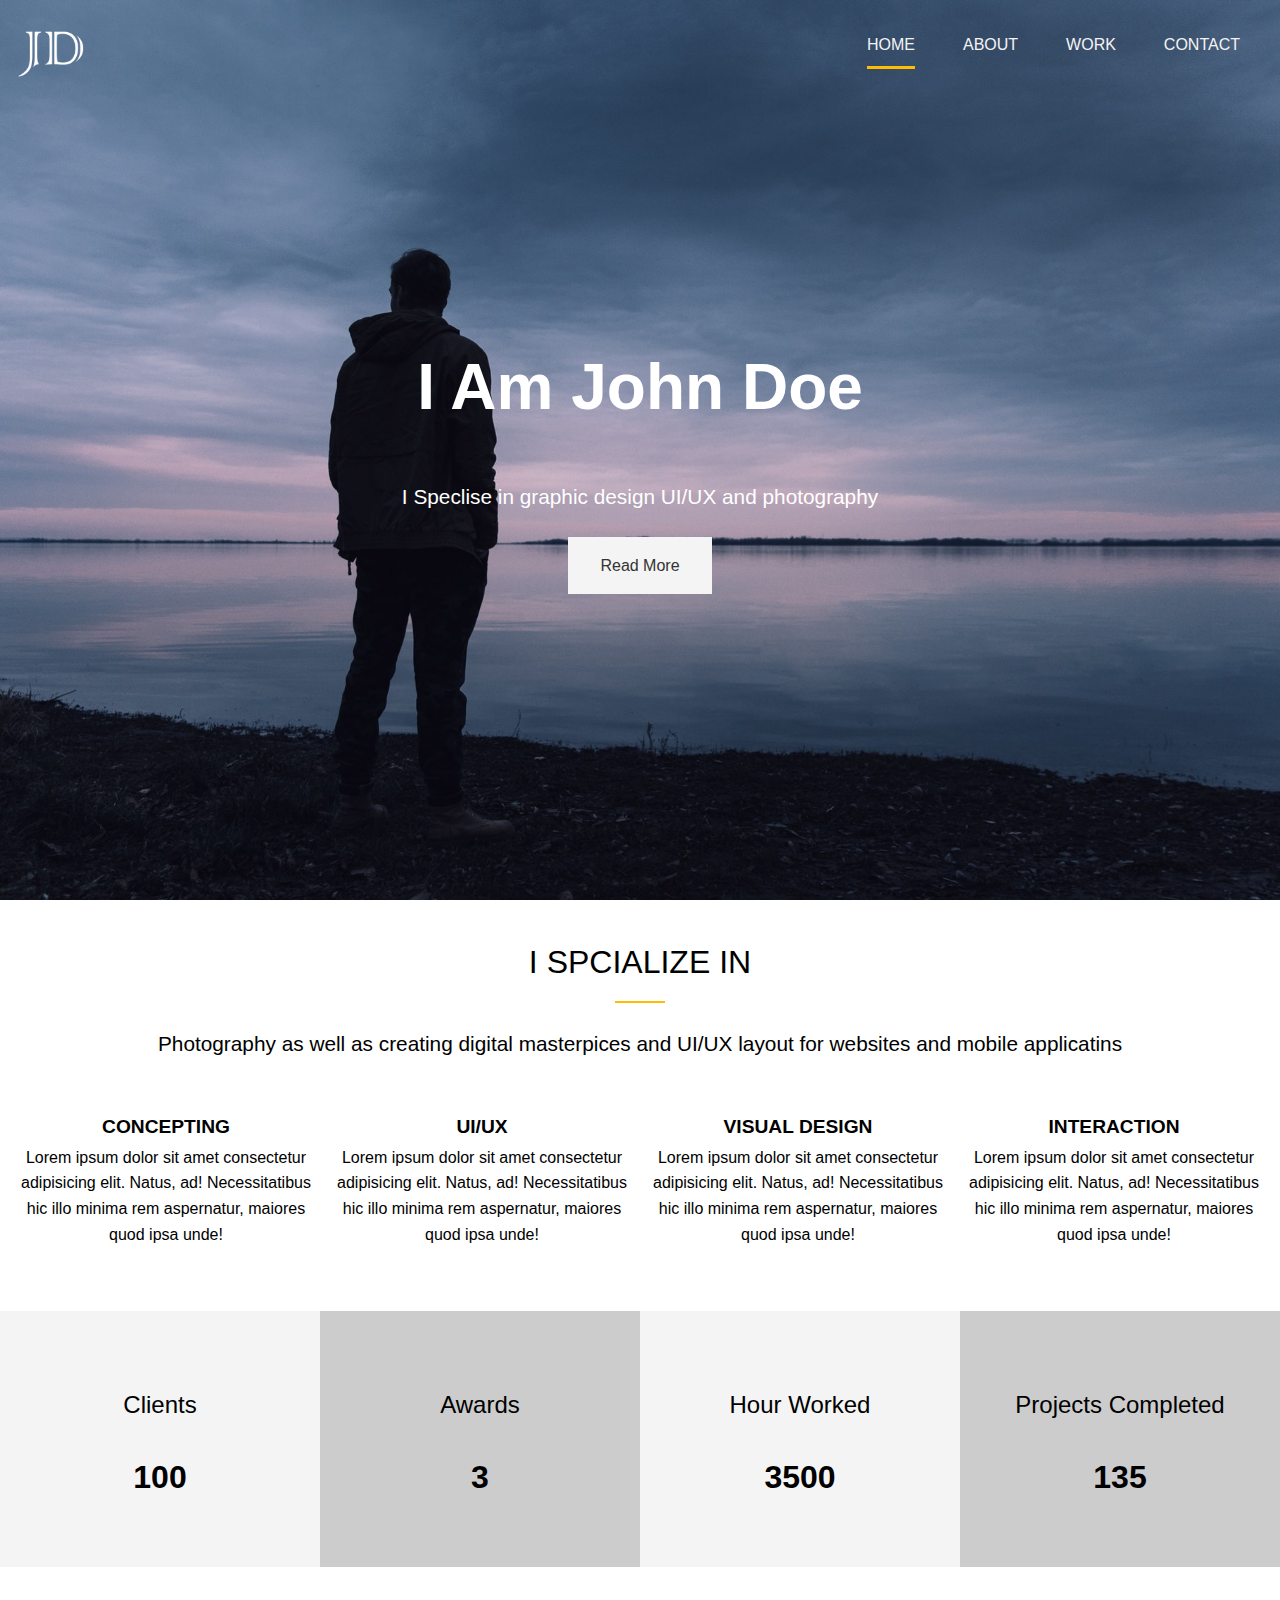
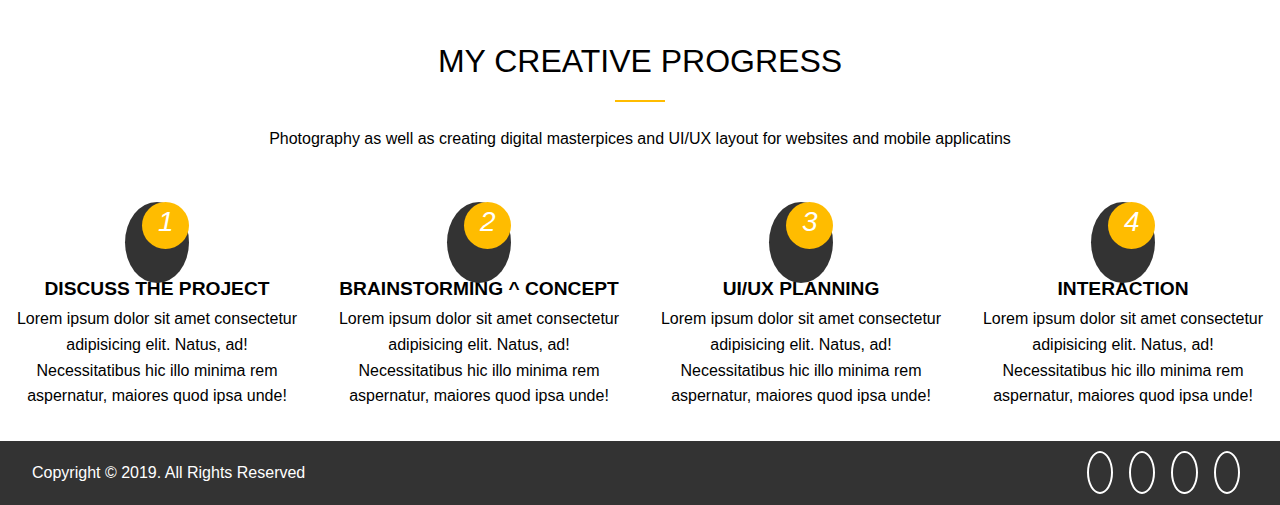
<file: index.html>
<!DOCTYPE html>
<html lang="en">
  <head>
    <meta charset="UTF-8" />
    <meta name="viewport" content="width=device-width, initial-scale=1.0" />
    <meta http-equiv="X-UA-Compatible" content="ie=edge" />
    <link
      rel="stylesheet"
      href="https://use.fontawesome.com/releases/v5.6.1/css/all.css"
      integrity="sha384-gfdkjb5BdAXd+lj+gudLWI+BXq4IuLW5IT+brZEZsLFm++aCMlF1V92rMkPaX4PP"
      crossorigin="anonymous"
    />
    <link rel="stylesheet" href="css/main.css" />
    <title>John Doe | UX/UI Design & Photography</title>
  </head>
  <body>
    <!-- Header -->
    <header id="header-home">
      <div class="container">
        <nav id="main-nav">
          <img src="img/logo.png" alt="Logo" id="logo" />
          <ul>
            <li><a href="index.html" class="current">Home</a></li>
            <li><a href="about.html">About</a></li>
            <li><a href="work.html">Work</a></li>
            <li><a href="contact.html">Contact</a></li>
          </ul>
        </nav>
        <div class="header-content text-center">
          <h1>
            I Am John Doe
            <span
              class="txt-type"
              data-wait="3000"
              data-words='["Photographer" , "Designer" ,"UI/UX Dev"]'
            ></span>
          </h1>
          <p class="lead">I Speclise in graphic design UI/UX and photography</p>
          <a href="about.html" class="btn-light">Read More</a>
        </div>
      </div>
    </header>

    <!-- Section Home A Spicalies -->
    <section id="home-a" class="py-2 text-center">
      <div class="container">
        <h2 class="section-title">I Spcialize In</h2>
        <div class="bottom-line"></div>
        <p class="lead">
          Photography as well as creating digital masterpices and UI/UX layout
          for websites and mobile applicatins
        </p>
        <div class="specials">
          <div>
            <i class="fas fa-file-alt fa-2x"></i>
            <h3>Concepting</h3>
            <p>
              Lorem ipsum dolor sit amet consectetur adipisicing elit. Natus,
              ad! Necessitatibus hic illo minima rem aspernatur, maiores quod
              ipsa unde!
            </p>
          </div>
          <div>
            <i class="fas fa-desktop fa-2x"></i>
            <h3>UI/UX</h3>
            <p>
              Lorem ipsum dolor sit amet consectetur adipisicing elit. Natus,
              ad! Necessitatibus hic illo minima rem aspernatur, maiores quod
              ipsa unde!
            </p>
          </div>
          <div>
            <i class="fas fa-object-ungroup fa-2x"></i>
            <h3>Visual Design</h3>
            <p>
              Lorem ipsum dolor sit amet consectetur adipisicing elit. Natus,
              ad! Necessitatibus hic illo minima rem aspernatur, maiores quod
              ipsa unde!
            </p>
          </div>
          <div>
            <i class="fas fa-thumbs-up fa-2x"></i>
            <h3>Interaction</h3>
            <p>
              Lorem ipsum dolor sit amet consectetur adipisicing elit. Natus,
              ad! Necessitatibus hic illo minima rem aspernatur, maiores quod
              ipsa unde!
            </p>
          </div>
        </div>
      </div>
    </section>

    <!-- Section B: Stats -->
    <section id="home-b" class="text-center py-2">
      <div class="stats">
        <div>
          <ul>
            <li><i class="fas fa-users fa-3x"></i></li>
            <li class="stats-title">Clients</li>
            <li class="stats-number">100</li>
          </ul>
        </div>
        <div>
          <ul>
            <li><i class="fas fa-award fa-3x"></i></li>
            <li class="stats-title">Awards</li>
            <li class="stats-number">3</li>
          </ul>
        </div>
        <div>
          <ul>
            <li><i class="fas fa-hourglass-start fa-3x"></i></li>
            <li class="stats-title">Hour Worked</li>
            <li class="stats-number">3500</li>
          </ul>
        </div>
        <div>
          <ul>
            <li><i class="fas fa-code-branch fa-3x"></i></li>
            <li class="stats-title">Projects Completed</li>
            <li class="stats-number">135</li>
          </ul>
        </div>
      </div>
    </section>

    <!-- Section C: Progress -->
    <section id="home-c" class="text-center py-2">
      <div class="container">
        <h2 class="section-title">My Creative Progress</h2>
        <div class="bottom-line"></div>
        <p class="lead">
          Photography as well as creating digital masterpices and UI/UX layout
          for websites and mobile applicatins
        </p>
        <div class="process">
          <div>
            <i class="fas fa-file-alt fa-4x process-icon my-2">
              <div class="progress-step">1</div>
            </i>

            <h3>DISCUSS THE PROJECT</h3>
            <p>
              Lorem ipsum dolor sit amet consectetur adipisicing elit. Natus,
              ad! Necessitatibus hic illo minima rem aspernatur, maiores quod
              ipsa unde!
            </p>
          </div>

          <div>
            <i class="fas fa-desktop fa-4x process-icon my-2">
              <div class="progress-step">2</div>
            </i>

            <h3>BRAINSTORMING ^ CONCEPT</h3>
            <p>
              Lorem ipsum dolor sit amet consectetur adipisicing elit. Natus,
              ad! Necessitatibus hic illo minima rem aspernatur, maiores quod
              ipsa unde!
            </p>
          </div>
          <div>
            <i class="fas fa-object-ungroup fa-4x process-icon my-2">
              <div class="progress-step">3</div>
            </i>

            <h3>UI/UX PLANNING</h3>
            <p>
              Lorem ipsum dolor sit amet consectetur adipisicing elit. Natus,
              ad! Necessitatibus hic illo minima rem aspernatur, maiores quod
              ipsa unde!
            </p>
          </div>
          <div>
            <i class="fas fa-thumbs-up fa-4x process-icon my-2">
              <div class="progress-step">4</div>
            </i>

            <h3>INTERACTION</h3>
            <p>
              Lorem ipsum dolor sit amet consectetur adipisicing elit. Natus,
              ad! Necessitatibus hic illo minima rem aspernatur, maiores quod
              ipsa unde!
            </p>
          </div>
        </div>
      </div>
    </section>

    <!-- Footer -->
    <footer id="main-footer">
      <div class="footer-container">
        <p>Copyright &copy; 2019. All Rights Reserved</p>
        <div class="socials">
          <i class="fab fa-twitter"></i>
          <i class="fab fa-facebook"></i>
          <i class="fab fa-instagram"></i>
          <i class="fab fa-linkedin"></i>
        </div>
      </div>
    </footer>
  </body>
</html>
</file>
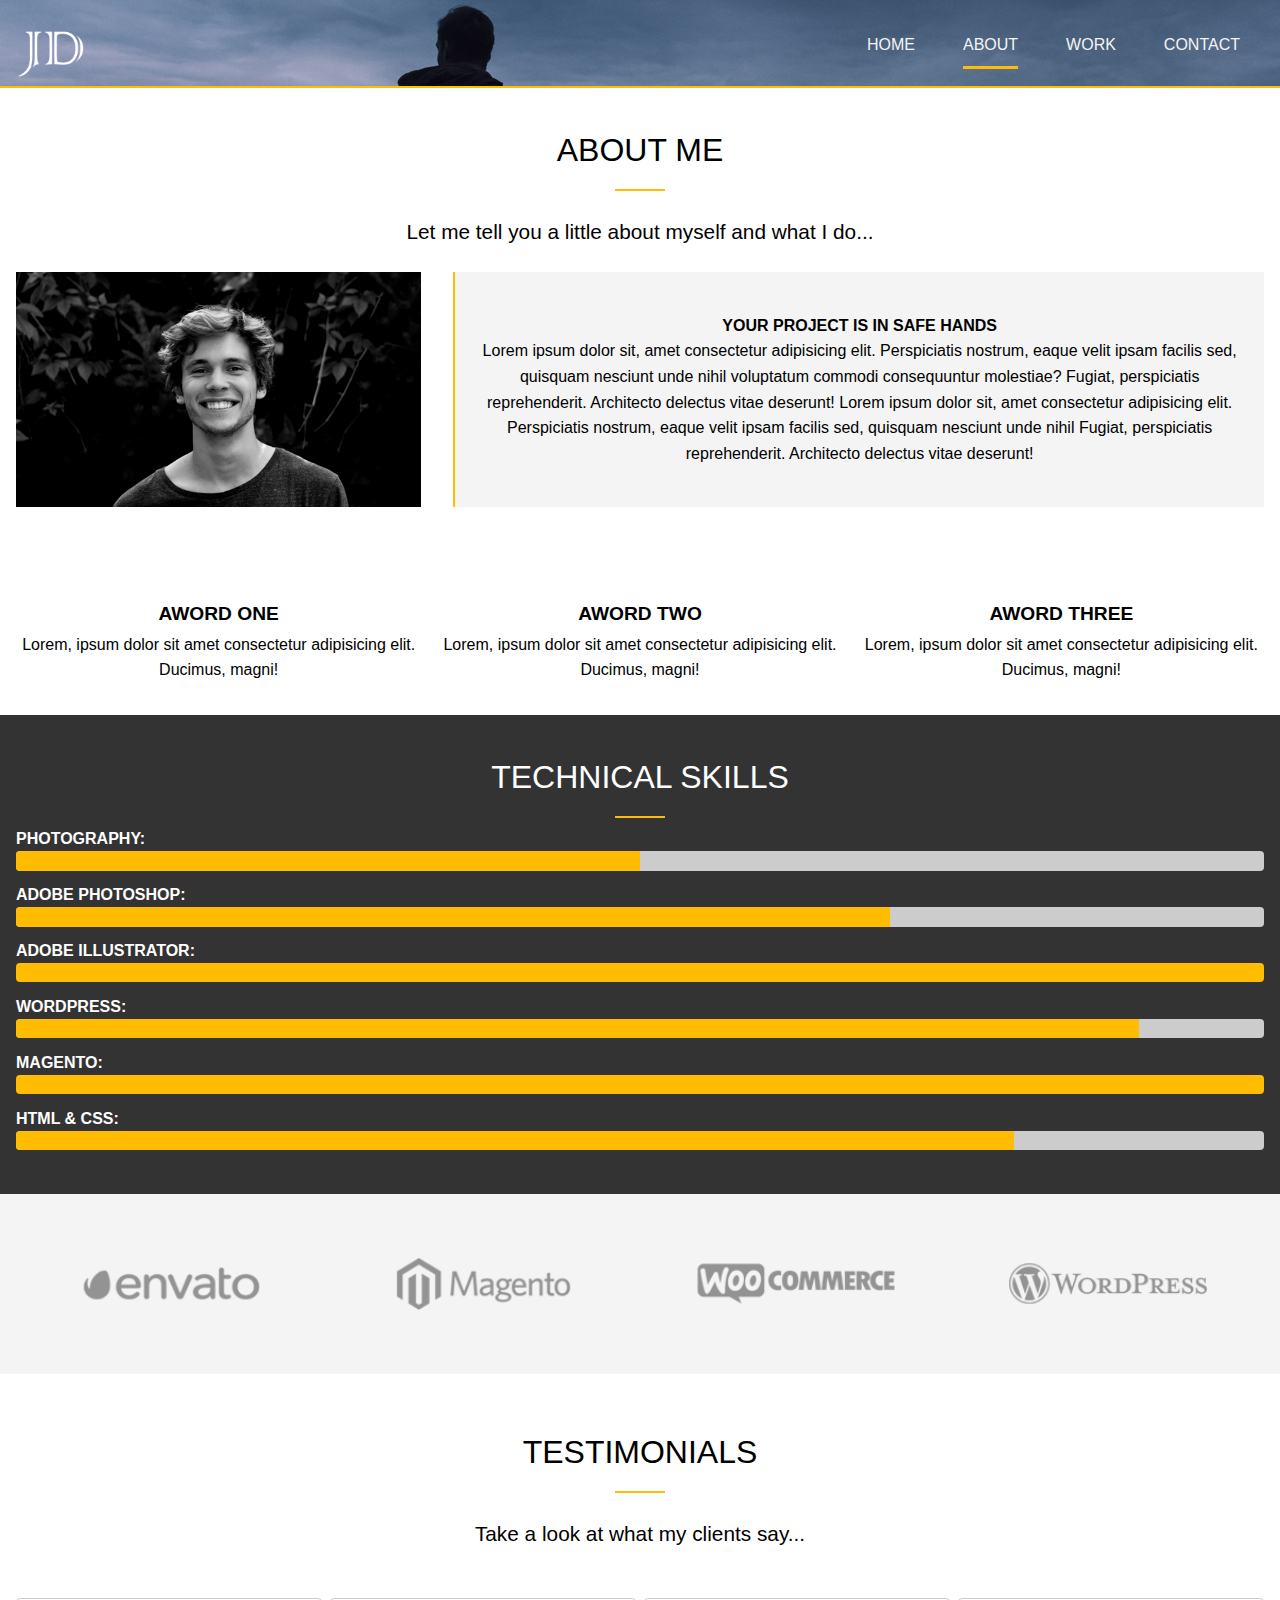
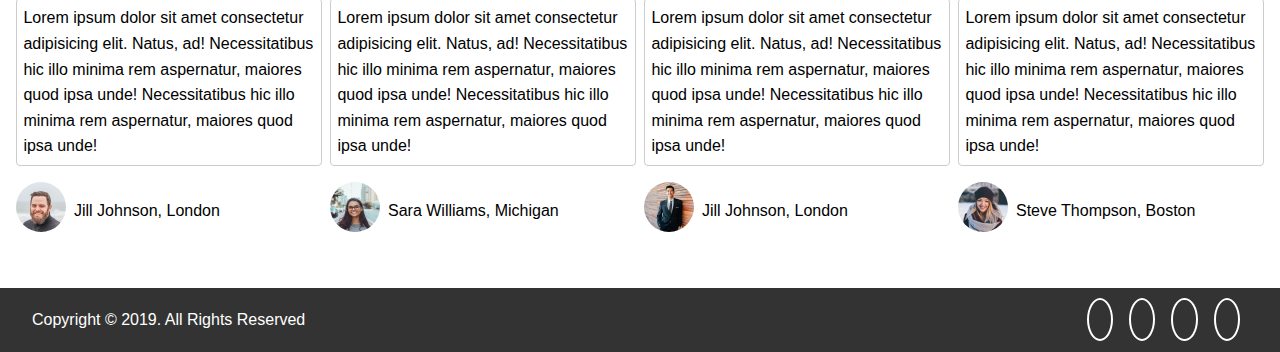
<file: about.html>
<!DOCTYPE html>
<html lang="en">
  <head>
    <meta charset="UTF-8" />
    <meta name="viewport" content="width=device-width, initial-scale=1.0" />
    <meta http-equiv="X-UA-Compatible" content="ie=edge" />
    <link
      rel="stylesheet"
      href="https://use.fontawesome.com/releases/v5.6.1/css/all.css"
      integrity="sha384-gfdkjb5BdAXd+lj+gudLWI+BXq4IuLW5IT+brZEZsLFm++aCMlF1V92rMkPaX4PP"
      crossorigin="anonymous"
    />
    <link rel="stylesheet" href="css/main.css" />
    <title>About Me | UX/UI Design & Photography</title>
  </head>
  <body>
    <!-- Header -->
    <header id="header-about">
      <div class="container">
        <nav id="main-nav">
          <img src="img/logo.png" alt="Logo" id="logo" />
          <ul>
            <li><a href="index.html">Home</a></li>
            <li><a href="about.html" class="current">About</a></li>
            <li><a href="work.html">Work</a></li>
            <li><a href="contact.html">Contact</a></li>
          </ul>
        </nav>
      </div>
    </header>

    <!-- Section A: About -->
    <section id="about-a" class="text-center py-2">
      <div class="container">
        <h2 class="section-title">
          About Me
        </h2>
        <div class="bottom-line"></div>
        <p class="lead">
          Let me tell you a little about myself and what I do...
        </p>
        <div class="about-content">
          <img src="img/about.jpg" alt="a Guy" class="about-img" />
          <div>
            <h4>YOUR PROJECT IS IN SAFE HANDS</h4>
            <p>
              Lorem ipsum dolor sit, amet consectetur adipisicing elit.
              Perspiciatis nostrum, eaque velit ipsam facilis sed, quisquam
              nesciunt unde nihil voluptatum commodi consequuntur molestiae?
              Fugiat, perspiciatis reprehenderit. Architecto delectus vitae
              deserunt! Lorem ipsum dolor sit, amet consectetur adipisicing
              elit. Perspiciatis nostrum, eaque velit ipsam facilis sed,
              quisquam nesciunt unde nihil Fugiat, perspiciatis reprehenderit.
              Architecto delectus vitae deserunt!
            </p>
          </div>
        </div>
      </div>
    </section>

    <!-- Section B: Awards -->
    <section id="about-b" class="text-center py-2">
      <div class="container">
        <div class="award">
          <div>
            <i class="fas fa-award fa-3x"></i>
            <h3>Aword One</h3>
            <p>
              Lorem, ipsum dolor sit amet consectetur adipisicing elit. Ducimus,
              magni!
            </p>
          </div>
          <div>
            <i class="fas fa-award fa-3x"></i>
            <h3>Aword two</h3>
            <p>
              Lorem, ipsum dolor sit amet consectetur adipisicing elit. Ducimus,
              magni!
            </p>
          </div>
          <div>
            <i class="fas fa-award fa-3x"></i>
            <h3>Aword three</h3>
            <p>
              Lorem, ipsum dolor sit amet consectetur adipisicing elit. Ducimus,
              magni!
            </p>
          </div>
        </div>
      </div>
    </section>

    <!-- Section C: Progress -->
    <section id="about-c" class="text-center py-2">
      <div class="container">
        <h2 class="section-title">
          TECHNICAL SKILLS
        </h2>
        <div class="bottom-line"></div>
        <div class="tech">
          <div>
            <h4>PHOTOGRAPHY:</h4>
            <div class="prog">
              <div class="progress-line " style="width: 50%;"></div>
            </div>
          </div>
          <div>
            <h4>ADOBE PHOTOSHOP:</h4>
            <div class="prog">
              <div class="progress-line" style="width: 70%;"></div>
            </div>
          </div>
          <div>
            <h4>ADOBE ILLUSTRATOR:</h4>
            <div class="prog">
              <div class="progress-line"></div>
            </div>
          </div>
          <div>
            <h4>WORDPRESS:</h4>
            <div class="prog">
              <div class="progress-line" style="width: 90%;"></div>
            </div>
          </div>
          <div>
            <h4>MAGENTO:</h4>
            <div class="prog">
              <div class="progress-line"></div>
            </div>
          </div>
          <div>
            <h4>HTML & CSS:</h4>
            <div class="prog">
              <div class="progress-line" style="width: 80%;"></div>
            </div>
          </div>
        </div>
      </div>
    </section>

    <!-- Section D: Progress -->
    <section id="about-d" class="py-4 text-center">
      <div class="container">
        <div class="logo-img">
          <img
            src="img/about-logos/logo-envato.png"
            alt="logo-envato"
            class="about-logo"
          />
          <img
            src="img/about-logos/logo-magento.png"
            alt="logo-magento"
            class="about-logo"
          />
          <img
            src="img/about-logos/logo-woocommerce.png"
            alt="logo-woocommerce"
            class="about-logo"
          />
          <img
            src="img/about-logos/logo-wordpress.png"
            alt="logo-wordpress"
            class="about-logo"
          />
        </div>
      </div>
    </section>

    <!-- Section E:Testomonei -->

    <section id="about-e" class="text-center py-3">
      <div class="container">
        <h2 class="section-title">
          TESTIMONIALS
        </h2>
        <div class="bottom-line"></div>
        <p class="lead">
          Take a look at what my clients say...
        </p>
        <div class="testomonei">
          <div>
            <p>
              Lorem ipsum dolor sit amet consectetur adipisicing elit. Natus,
              ad! Necessitatibus hic illo minima rem aspernatur, maiores quod
              ipsa unde! Necessitatibus hic illo minima rem aspernatur, maiores
              quod ipsa unde!
            </p>
            <ul>
              <li><img src="img/testimonials/person1.jpg" alt="person-1" /></li>
              <li class="img-title">
                Jill Johnson, London
              </li>
            </ul>
          </div>
          <div>
            <p>
              Lorem ipsum dolor sit amet consectetur adipisicing elit. Natus,
              ad! Necessitatibus hic illo minima rem aspernatur, maiores quod
              ipsa unde! Necessitatibus hic illo minima rem aspernatur, maiores
              quod ipsa unde!
            </p>
            <ul>
              <li><img src="img/testimonials/person2.jpg" alt="person-2" /></li>
              <li class="img-title">
                Sara Williams, Michigan
              </li>
            </ul>
          </div>
          <div>
            <p>
              Lorem ipsum dolor sit amet consectetur adipisicing elit. Natus,
              ad! Necessitatibus hic illo minima rem aspernatur, maiores quod
              ipsa unde! Necessitatibus hic illo minima rem aspernatur, maiores
              quod ipsa unde!
            </p>
            <ul>
              <li><img src="img/testimonials/person3.jpg" alt="person-3" /></li>
              <li class="img-title">
                Jill Johnson, London
              </li>
            </ul>
          </div>
          <div>
            <p>
              Lorem ipsum dolor sit amet consectetur adipisicing elit. Natus,
              ad! Necessitatibus hic illo minima rem aspernatur, maiores quod
              ipsa unde! Necessitatibus hic illo minima rem aspernatur, maiores
              quod ipsa unde!
            </p>
            <ul>
              <li><img src="img/testimonials/person4.jpg" alt="person-4" /></li>
              <li class="img-title">
                Steve Thompson, Boston
              </li>
            </ul>
          </div>
        </div>
      </div>
    </section>

    <!-- Footer -->
    <footer id="main-footer">
      <div class="footer-container">
        <p>Copyright &copy; 2019. All Rights Reserved</p>
        <div class="socials">
          <i class="fab fa-twitter"></i>
          <i class="fab fa-facebook"></i>
          <i class="fab fa-instagram"></i>
          <i class="fab fa-linkedin"></i>
        </div>
      </div>
    </footer>
  </body>
</html>
</file>
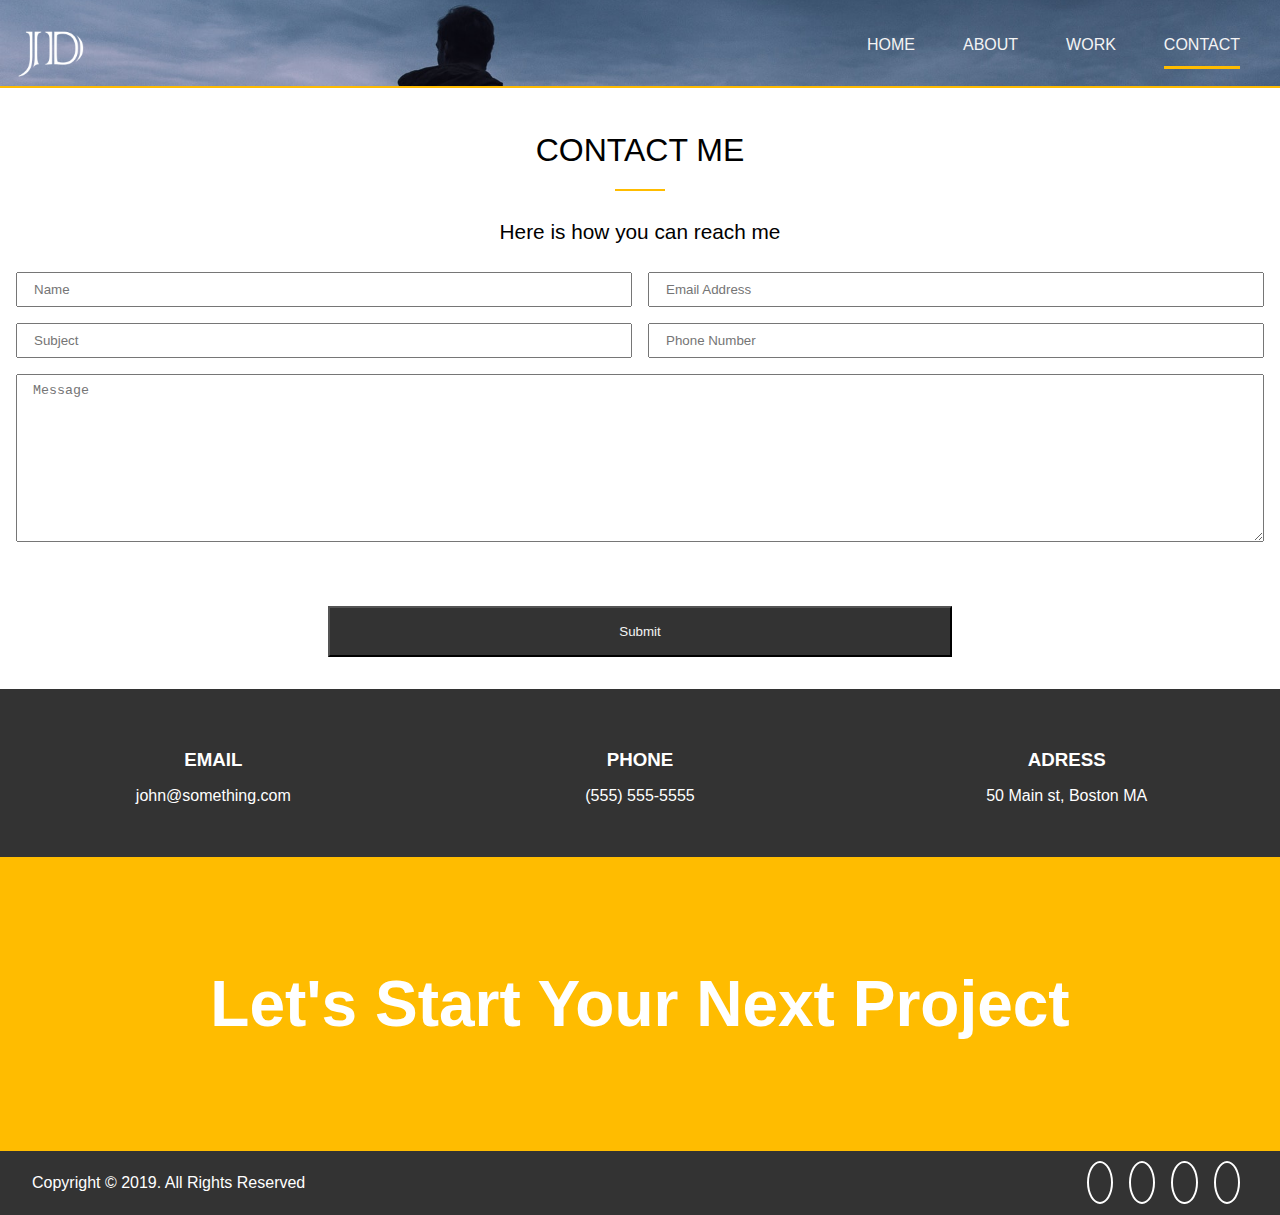
<file: contact.html>
<!DOCTYPE html>
<html lang="en">
  <head>
    <meta charset="UTF-8" />
    <meta name="viewport" content="width=device-width, initial-scale=1.0" />
    <meta http-equiv="X-UA-Compatible" content="ie=edge" />
    <link
      rel="stylesheet"
      href="https://use.fontawesome.com/releases/v5.6.1/css/all.css"
      integrity="sha384-gfdkjb5BdAXd+lj+gudLWI+BXq4IuLW5IT+brZEZsLFm++aCMlF1V92rMkPaX4PP"
      crossorigin="anonymous"
    />
    <link rel="stylesheet" href="css/main.css" />
    <title>John Doe | UX/UI Design & Photography</title>
  </head>
  <body>
    <!-- Header -->
    <header id="header-contact">
      <div class="container">
        <nav id="main-nav">
          <img src="img/logo.png" alt="Logo" id="logo" />
          <ul>
            <li><a href="index.html">Home</a></li>
            <li><a href="about.html">About</a></li>
            <li><a href="work.html">Work</a></li>
            <li><a href="contact.html" class="current">Contact</a></li>
          </ul>
        </nav>
      </div>
    </header>

    <!-- Section A: Form -->
    <section id="contact-a" class=" text-center py-2">
      <div class="container">
        <h2 class="section-title">
          Contact Me
        </h2>
        <div class="bottom-line"></div>
        <p class="lead">
          Here is how you can reach me
        </p>
        <form>
          <div class="contact-form">
            <input
              type="text"
              name="name"
              id="name"
              placeholder="Name"
              class="name-input text-field"
            />
            <input
              type="email"
              name="email"
              id="email"
              placeholder="Email Address"
              class="email-input text-field"
            />
            <input
              type="text"
              name="subject"
              id="subject"
              placeholder="Subject"
              class="subject-input text-field"
            />
            <input
              type="text"
              name="phone"
              id="phone"
              placeholder="Phone Number"
              class="phone-input text-field"
            />
            <textarea
              placeholder="Message"
              name="msg"
              id=""
              cols="30"
              rows="10"
              class="msg-input text-field"
            ></textarea>
          </div>
          <input type="submit" value="Submit" class="btn-dark" />
        </form>
      </div>
    </section>

    <!-- Section B: Stats -->
    <section id="contact-b" class="text-center py-3">
      <div class="contact-info">
        <div>
          <ul>
            <li><i class="fas fa-envelope fa-2x"></i></li>
            <li class="contact-title "><h3>Email</h3></li>
            <li class="contact-text">john@something.com</li>
          </ul>
        </div>
        <div>
          <ul>
            <li><i class="fas fa-phone fa-2x"></i></li>
            <li class="contact-title "><h3>Phone</h3></li>
            <li class="contact-text ">(555) 555-5555</li>
          </ul>
        </div>
        <div>
          <ul>
            <li><i class="fas fa-address-card fa-2x"></i></li>
            <li class="contact-title "><h3>Adress</h3></li>
            <li class="contact-text ">50 Main st, Boston MA</li>
          </ul>
        </div>
      </div>
    </section>
    <section id="contact-c" class="text-center py-2">
      <div class="container">
        <h1>Let's Start Your Next Project</h1>
      </div>
    </section>

    <!-- Footer -->
    <footer id="main-footer">
      <div class="footer-container">
        <p>Copyright &copy; 2019. All Rights Reserved</p>
        <div class="socials">
          <i class="fab fa-twitter"></i>
          <i class="fab fa-facebook"></i>
          <i class="fab fa-instagram"></i>
          <i class="fab fa-linkedin"></i>
        </div>
      </div>
    </footer>
  </body>
</html>
</file>
<file: css/main.css>
.container {
  max-width: 1280px;
  margin: auto;
  padding: 0 1rem;
  overflow: hidden;
}

.section-title {
  font-size: 2rem;
  font-weight: normal;
  line-height: 1.4rem;
  padding: 1.2rem 0;
}

.lead {
  font-size: 1.3rem;
  text-align: center;
  margin-bottom: 1.5rem;
  padding-top: 1rem;
}

.text-center {
  text-align: center;
}

.btn-light,
.btn-dark,
.btn-main {
  display: inline-block;
  padding: 1rem 2rem;
  transition: all 0.5s;
  cursor: pointer;
}

.btn-light {
  background: #f4f4f4;
  color: #333;
}

.btn-dark {
  background: #333;
  color: #f4f4f4;
}

.btn-main {
  background: #ffbc00;
  color: #333;
}

button[class^='btn-']:hover,
a[class^='btn-']:hover,
input[class^='btn-']:hover {
  background: #ffbc00;
}

.py-1 {
  padding: 1rem 0rem;
}

.py-2 {
  padding: 2rem 0rem;
}

.py-3 {
  padding: 3rem 0rem;
}

.py-4 {
  padding: 4rem 0rem;
}

.my-1 {
  margin: 1rem 0rem;
}

.my-2 {
  margin: 2rem 0rem;
}

.my-3 {
  margin: 3rem 0rem;
}

.my-4 {
  margin: 4rem 0rem;
}

.prog {
  width: 100%;
  height: 1.2rem;
  background: #ccc;
  overflow: hidden;
  border-radius: 4px;
}

.bottom-line {
  width: 50px;
  margin: 0.5rem auto;
  background: #ffbc00;
  height: 2px;
}

.progress-line {
  background: #ffbc00;
  height: 1.2rem;
}

.items {
  display: grid;
  grid-template-columns: repeat(3, 1fr);
  box-shadow: 0 5px 10px 0 rgba(0, 0, 0, 0.3);
}

.item {
  position: relative;
  background: #ffbc00;
  overflow: hidden;
}
.item::after {
  content: '';
  position: absolute;
  display: block;
  background: inherit;
  opacity: 0.9;
  top: 0;
  left: 0;
  width: 100%;
  height: 100%;
  transform: scale(2) translateX(-75%) translateY(-75%) rotate(-28deg);
  transition: transform 3s cubic-bezier(0.2, 1, 0.3, 1);
}
.item:hover:after {
  transform: scale(2) translateX(0) translateY(0) rotate(-28deg);
}
.item:hover .item-image {
  transform: scale(1.2);
}
.item:hover .item-text {
  opacity: 1;
  transform: translateY(0);
}
.item-image {
  height: auto;
  transform: translateZ(0);
  display: block;
  transition: transform 750ms cubic-bezier(0.2, 1, 0.3, 1);
}
.item-image:before {
  content: '';
  display: block;
  padding-top: 75%;
  overflow: hidden;
}
.item-image img {
  position: absolute;
  top: 0;
  left: 0;
  width: 100%;
  height: 100%;
  line-height: 0;
}
.item-text {
  position: absolute;
  top: 0;
  left: 0;
  bottom: 0;
  right: 0;
  opacity: 0;
  text-align: center;
  z-index: 1;
  color: #fff;
  transform: translateY(-20%);
  transition: opacity 500ms cubic-bezier(0.2, 1, 0.3, 1),
    transform 500ms cubic-bezier(0.2, 1, 0.3, 1);
  transition-delay: 300ms;
}
.item-text-wrap {
  position: absolute;
  width: 100%;
  top: 50%;
  transform: translateY(-50%);
}
.item-text-title {
  font-size: 2rem;
  padding: 0 1rem;
  margin: 5px 0 0 0;
}
.item-text-category {
  text-transform: uppercase;
  font-size: 1.2rem;
  opacity: 0.7;
  margin: 0;
}

* {
  margin: 0;
  padding: 0;
}

body {
  font-family: 'Dosis', sans-serif;
  line-height: 1.6;
  background: #fff;
}

a {
  text-decoration: none;
  display: inline-block;
  color: #333;
}

ul {
  list-style: none;
}

h2,
h3,
h4 {
  text-transform: uppercase;
}

img {
  width: 100%;
}

#logo {
  width: 70px;
  height: 70px;
}

#header-home {
  background: url('../img/showcase.jpg') no-repeat center right/cover;
  height: 100vh;
  color: #fff;
}
#header-home .header-content {
  text-align: center;
  padding-top: 20%;
}
#header-home .header-content h1 {
  font-size: 4rem;
  padding-bottom: 1.6rem;
}

#header-about,
#header-work,
#header-contact {
  background: url('../img/showcase.jpg') no-repeat 20% 30% / cover;
  height: 20%;
  color: #fff;
  border-bottom: solid 2px #ffbc00;
}

#main-nav {
  display: flex;
  justify-content: space-between;
  padding-top: 1rem;
}
#main-nav ul {
  display: flex;
}
#main-nav li {
  display: inline-block;
  padding: 1rem 1.5rem;
}
#main-nav a {
  color: #f4f4f4;
  text-decoration: none;
  text-transform: uppercase;
  border-bottom: transparent solid 3px;
  padding-bottom: 0.5rem;
  transition: border-color 0.5s;
}
#main-nav a:hover {
  border-color: #ccc;
}
#main-nav a.current {
  border-bottom: solid #ffbc00 3px;
}

#home-a .specials {
  display: grid;
  grid-template-columns: repeat(4, 1fr);
  grid-gap: 1rem;
  text-align: center;
  padding-top: 2rem;
}
#home-a .specials i {
  color: #ffbc00;
  padding-bottom: 0.4rem;
}
#home-a .specials h3 {
  font-size: 1.2rem;
  line-height: 1.4rem;
  padding-bottom: 0.4rem;
}
#home-a .specials p {
  font-size: 1rem;
}

#home-b .stats {
  display: grid;
  grid-template-columns: repeat(4, 1fr);
}
#home-b .stats div {
  padding: 4rem 2rem;
}
#home-b .stats div:nth-of-type(odd) {
  background: #f4f4f4;
}
#home-b .stats div:nth-of-type(even) {
  background: #ccc;
}
#home-b .stats i {
  padding-bottom: 0.4rem;
}
#home-b .stats li.stats-title {
  padding: 0.7rem;
  font-size: 1.5rem;
}
#home-b .stats li.stats-number {
  font-weight: bold;
  font-size: 2rem;
  padding-top: 1rem;
}

#home-c .process {
  display: grid;
  grid-template-columns: repeat(4, 1fr);
  grid-gap: 2.5rem;
  text-align: center;
  padding-top: 2rem;
}

#home-c .progress-step {
  background: #ffbc00;
  font-size: 28px;
  padding: 1rem;
  border-radius: 50%;
  height: 15px;
  line-height: 8px;
  width: 15px;
  position: absolute;
  top: 0;
  right: 0;
  translate: all 1s;
  text-align: center;
}

#home-c .process-icon {
  color: #fff;
  background: #333;
  padding: 2rem;
  line-height: 70px;
  border-radius: 50%;
  position: relative;
  transition: all 1s ease-in-out;
}
#home-c .process-icon:hover {
  padding: 2.5rem;
  background: #ffbc00;
}
#home-c .process-icon:hover .progress-step {
  background: #333;
}

#home-c h3 {
  font-size: 1.2rem;
  line-height: 1.4rem;
  padding-bottom: 0.4rem;
}

#home-c p {
  font-size: 1rem;
}

#about-a .about-content {
  display: grid;
  grid-template-columns: 3fr 6fr;
  grid-gap: 2rem;
  justify-content: center;
}
#about-a .about-content div {
  background: #f4f4f4;
  text-align: center;
  align-content: center;
  border-left: solid 2px #ffbc00;
  padding: 1rem;
  font-weight: 0;
}

#about-b .award {
  display: grid;
  grid-template-columns: repeat(3, 1fr);
  grid-gap: 1rem;
  text-align: center;
  padding-top: 2rem;
}
#about-b .award i {
  color: #ffbc00;
  padding-bottom: 0.4rem;
}
#about-b .award h3 {
  font-size: 1.2rem;
  line-height: 1.4rem;
  padding-bottom: 0.4rem;
}
#about-b .award p {
  font-size: 1rem;
}

#about-c {
  background: #333;
  color: #fff;
}
#about-c .tech {
  text-align: start;
}
#about-c .tech div {
  margin-bottom: 0.7rem;
}

#about-d {
  background: #f4f4f4;
}
#about-d .logo-img {
  display: grid;
  grid-template-columns: repeat(4, 1fr);
  justify-content: space-between;
  align-items: center;
  justify-items: center;
}
#about-d img {
  width: 65%;
  height: auto;
}

#about-e .testomonei {
  display: grid;
  grid-template-columns: repeat(4, 1fr);
  grid-gap: 0.5rem;
  text-align: start;
  padding-top: 1.5rem;
}
#about-e .testomonei p {
  border: 1px solid #ccc;
  border-radius: 4px;
  padding: 0.4rem;
  margin-bottom: 1rem;
}
#about-e .testomonei ul {
  list-style: none;
  display: flex;
  align-items: center;
}
#about-e .testomonei img {
  width: 50px;
  height: 50px;
  border-radius: 50%;
  margin-right: 0.5rem;
}

#contact-a .contact-form {
  color: red;
  display: grid;
  grid-gap: 1rem;
  grid-template-areas:
    'name email'
    'subject phone'
    'msg msg';
  margin-bottom: 2rem;
}
#contact-a .contact-form .text-field {
  padding: 0.5rem 1rem;
}
#contact-a .contact-form .name-input {
  grid-area: name;
}
#contact-a .contact-form .email-input {
  grid-area: email;
}
#contact-a .contact-form .subject-input {
  grid-area: subject;
}
#contact-a .contact-form .phone-input {
  grid-area: phone;
}
#contact-a .contact-form .msg-input {
  grid-area: msg;
}

#contact-a .btn-dark {
  width: 50%;
  margin-top: 2rem;
}

#contact-b {
  background: #333;
}
#contact-b .contact-info {
  display: grid;
  grid-template-columns: repeat(3, 1fr);
  color: #fff;
}
#contact-b .contact-info ul {
  list-style: none;
}
#contact-b .contact-info ul li.contact-title {
  font-weight: bold;
  font-size: 1rem;
  padding: 0.5rem 0;
}

#contact-c {
  background: #ffbc00;
  color: #fff;
}
#contact-c h1 {
  font-size: 4rem;
  padding: 4rem 0;
}

#main-footer {
  background: #333;
  padding: 1.2rem 2rem;
  color: #fff;
}
#main-footer .footer-container {
  display: flex;
  justify-content: space-between;
  align-items: center;
}
#main-footer .footer-container i {
  padding: 0.7rem;
  margin: 0 0.5rem;
  border: solid #fff 2px;
  border-radius: 50%;
}
#main-footer .footer-container i:hover {
  background: #ffbc00;
  cursor: pointer;
}

@media (max-width: 800px) {
  #header-home {
    height: 30rem;
  }
  #header-home .header-content {
    padding-top: 5rem;
  }
}
@media (max-width: 700px) {
  #home-b .stats {
    display: grid;
    grid-template-columns: repeat(2, 1fr);
  }
  #home-b .stats div {
    border-bottom: solid black 1px;
  }
}
@media (max-width: 500px) {
  #main-nav {
    flex-direction: column;
    align-items: center;
  }
  #main-nav li {
    padding: 1rem;
  }
  #header-home {
    height: 10rem;
    border-bottom: #ffbc00 3px solid;
  }
  #header-home .header-content {
    display: none;
  }
  #home-a .specials {
    grid-template-columns: repeat(1, 1fr);
  }
  #home-a .specials div {
    border-bottom: 3px solid #ffbc00;
    padding: 1rem 0;
  }
}
</file>
